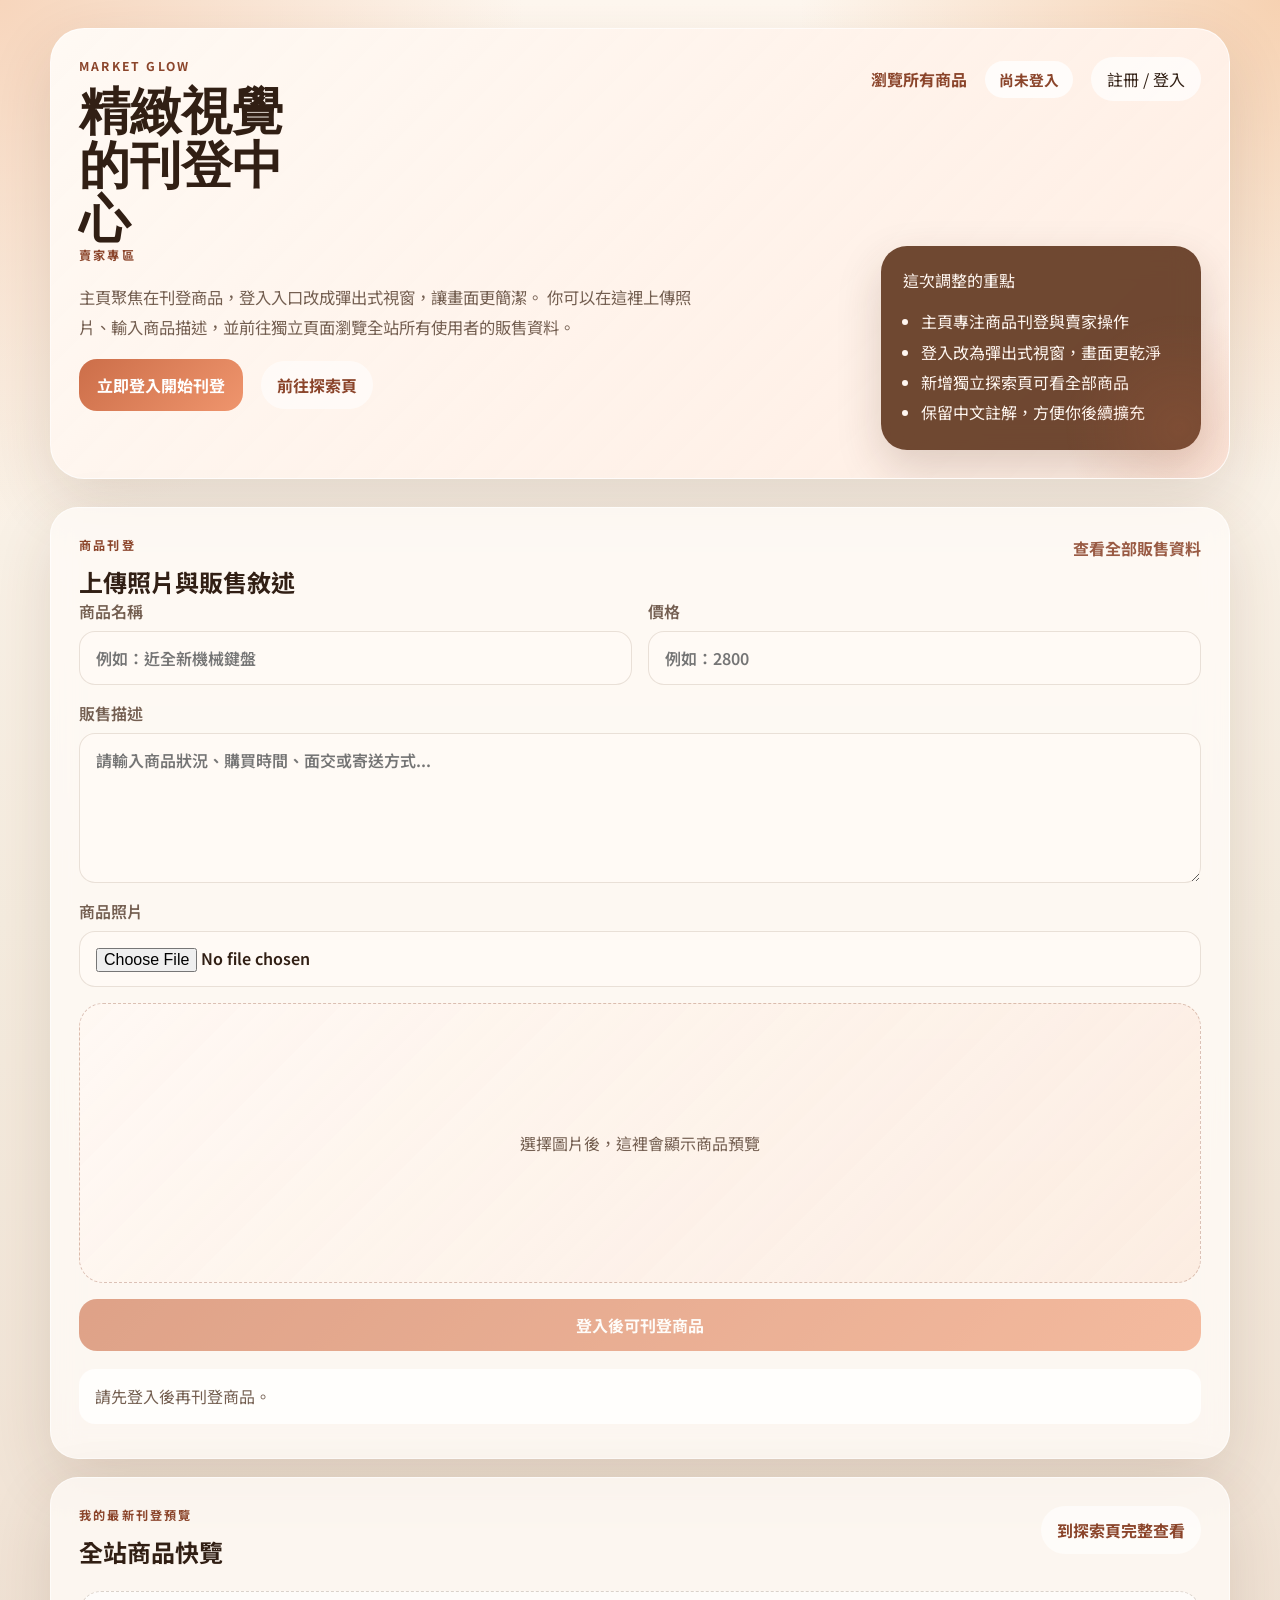
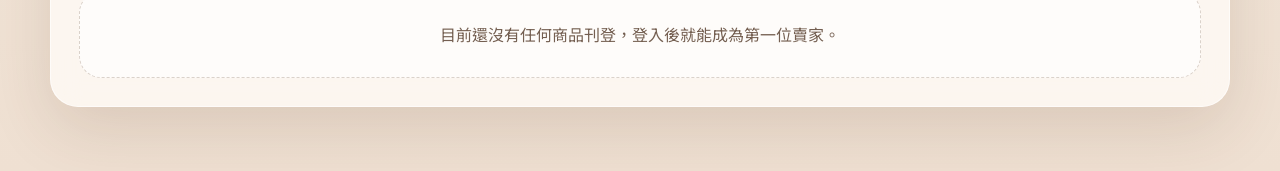
<file: index.html>
<!DOCTYPE html>
<html lang="zh-Hant">
  <head>
    <meta charset="UTF-8" />
    <meta name="viewport" content="width=device-width, initial-scale=1.0" />
    <title>Market Glow 刊登中心</title>
    <link rel="preconnect" href="https://fonts.googleapis.com" />
    <link rel="preconnect" href="https://fonts.gstatic.com" crossorigin />
    <link
      href="https://fonts.googleapis.com/css2?family=Noto+Sans+TC:wght@400;500;700;800&family=DM+Serif+Display&display=swap"
      rel="stylesheet"
    />
    <link rel="stylesheet" href="./styles.css" />
  </head>
  <body>
    <div class="page-shell">
      <header class="hero hero-home">
        <nav class="topbar">
          <div>
            <p class="brand-kicker">MARKET GLOW</p>
            <h1>精緻視覺的刊登中心</h1>
          </div>

          <div class="topbar-actions">
            <a class="nav-link" href="./explore.html">瀏覽所有商品</a>
            <span class="status-pill" id="loginStatus">尚未登入</span>
            <button class="ghost-button" id="openAuthModalButton" type="button">
              註冊 / 登入
            </button>
            <button class="ghost-button hidden" id="logoutButton" type="button">
              登出
            </button>
          </div>
        </nav>

        <section class="hero-content">
          <div class="hero-copy">
            <p class="eyebrow">賣家專區</p>
            <p class="hero-description">
              主頁聚焦在刊登商品，登入入口改成彈出式視窗，讓畫面更簡潔。
              你可以在這裡上傳照片、輸入商品描述，並前往獨立頁面瀏覽全站所有使用者的販售資料。
            </p>

            <div class="hero-actions">
              <button class="primary-button" id="openAuthHeroButton" type="button">
                立即登入開始刊登
              </button>
              <a class="secondary-link" href="./explore.html">前往探索頁</a>
            </div>
          </div>

          <div class="hero-card">
            <p>這次調整的重點</p>
            <ul>
              <li>主頁專注商品刊登與賣家操作</li>
              <li>登入改為彈出式視窗，畫面更乾淨</li>
              <li>新增獨立探索頁可看全部商品</li>
              <li>保留中文註解，方便你後續擴充</li>
            </ul>
          </div>
        </section>
      </header>

      <main class="main-grid single-column">
        <section class="panel listing-panel large-panel">
          <div class="section-heading-row">
            <div class="section-title">
              <p class="eyebrow">商品刊登</p>
              <h2>上傳照片與販售敘述</h2>
            </div>
            <a class="nav-link subtle" href="./explore.html">查看全部販售資料</a>
          </div>

          <form id="listingForm" class="form-card">
            <div class="form-grid-two">
              <label>
                商品名稱
                <input
                  type="text"
                  name="title"
                  placeholder="例如：近全新機械鍵盤"
                  required
                />
              </label>
              <label>
                價格
                <input
                  type="number"
                  name="price"
                  placeholder="例如：2800"
                  min="0"
                  required
                />
              </label>
            </div>

            <label>
              販售描述
              <textarea
                name="description"
                rows="5"
                placeholder="請輸入商品狀況、購買時間、面交或寄送方式..."
                required
              ></textarea>
            </label>

            <label>
              商品照片
              <input type="file" name="image" accept="image/*" required />
            </label>

            <div class="preview-box tall-preview">
              <img id="imagePreview" alt="商品預覽圖" class="hidden" />
              <p id="previewPlaceholder">選擇圖片後，這裡會顯示商品預覽</p>
            </div>

            <button class="primary-button" id="listingSubmit" type="submit">
              登入後可刊登商品
            </button>
          </form>

          <p class="message-box" id="listingMessage">請先登入後再刊登商品。</p>
        </section>

        <section class="products-section">
          <div class="section-heading-row">
            <div class="section-title">
              <p class="eyebrow">我的最新刊登預覽</p>
              <h2>全站商品快覽</h2>
            </div>
            <a class="secondary-link" href="./explore.html">到探索頁完整查看</a>
          </div>
          <div class="product-grid" id="productGrid"></div>
        </section>
      </main>
    </div>

    <!-- 使用 modal 當登入窗口，能保留主頁視覺完整性，也更像正式網站。 -->
    <div class="modal-backdrop hidden" id="authModal">
      <section class="modal-card" aria-modal="true" role="dialog" aria-labelledby="authTitle">
        <div class="modal-header">
          <div>
            <p class="eyebrow">會員中心</p>
            <h2 id="authTitle">註冊 / 登入</h2>
          </div>
          <button class="icon-button" id="closeAuthModalButton" type="button" aria-label="關閉登入視窗">
            ×
          </button>
        </div>

        <div class="tab-group">
          <button class="tab-button active" type="button" data-tab="register">
            註冊
          </button>
          <button class="tab-button" type="button" data-tab="login">
            登入
          </button>
        </div>

        <form id="registerForm" class="form-card">
          <label>
            使用者名稱
            <input type="text" name="displayName" placeholder="例如：小安" required />
          </label>
          <label>
            帳號
            <input type="text" name="account" placeholder="請設定登入帳號" required />
          </label>
          <label>
            密碼
            <input
              type="password"
              name="password"
              placeholder="至少 6 碼"
              minlength="6"
              required
            />
          </label>
          <button class="primary-button" type="submit">建立帳號</button>
        </form>

        <form id="loginForm" class="form-card hidden">
          <label>
            帳號
            <input type="text" name="account" placeholder="請輸入帳號" required />
          </label>
          <label>
            密碼
            <input type="password" name="password" placeholder="請輸入密碼" required />
          </label>
          <button class="primary-button" type="submit">立即登入</button>
        </form>

        <p class="message-box" id="authMessage">請先註冊或登入。</p>
      </section>
    </div>

    <template id="productCardTemplate">
      <article class="product-card">
        <img class="product-image" alt="商品圖片" />
        <div class="product-body">
          <div class="product-meta">
            <span class="seller-badge"></span>
            <span class="price-tag"></span>
          </div>
          <h3 class="product-title"></h3>
          <p class="product-description"></p>
          <p class="product-time"></p>
        </div>
      </article>
    </template>

    <script src="./shared.js"></script>
    <script src="./app.js"></script>
  </body>
</html>
</file>
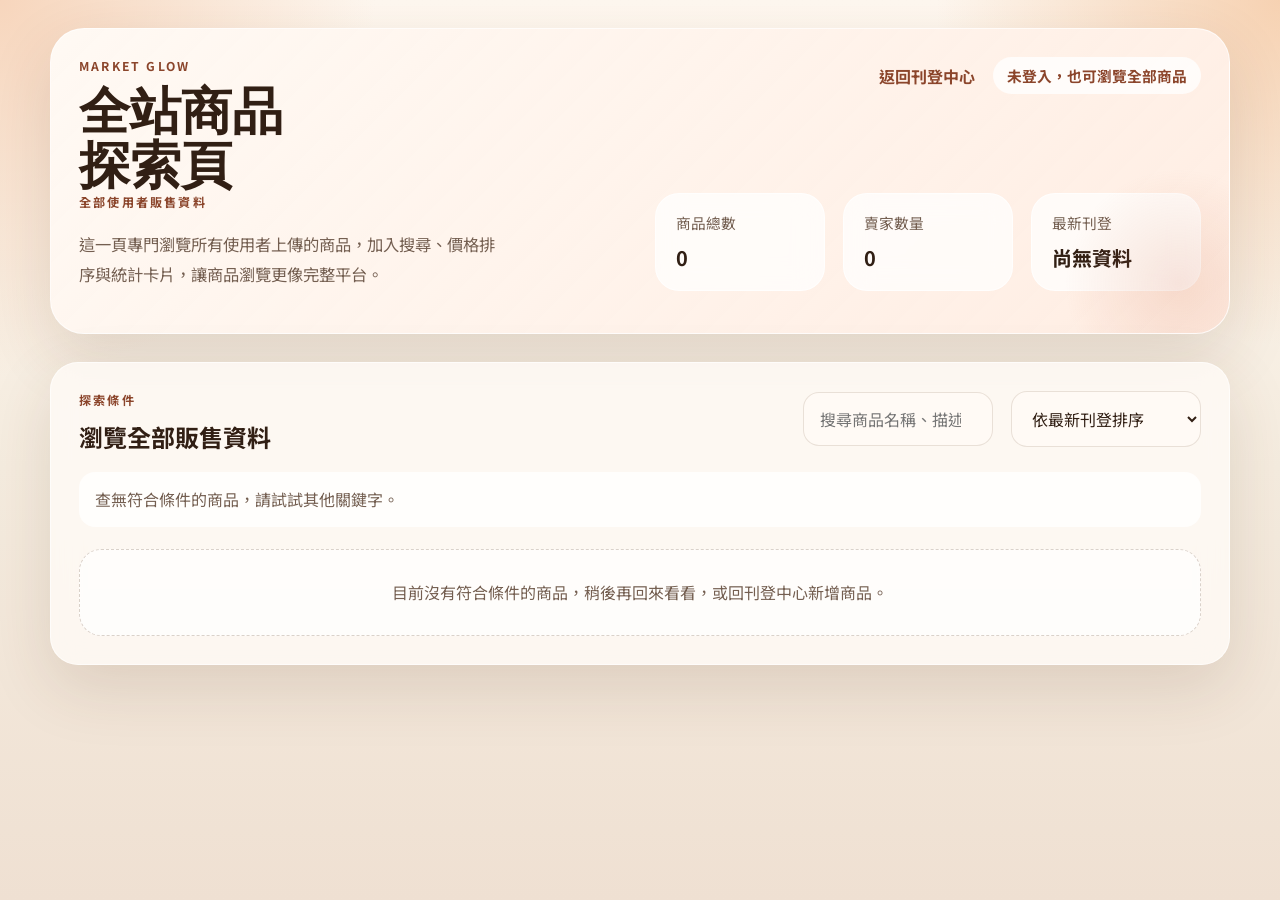
<file: explore.html>
<!DOCTYPE html>
<html lang="zh-Hant">
  <head>
    <meta charset="UTF-8" />
    <meta name="viewport" content="width=device-width, initial-scale=1.0" />
    <title>Market Glow 探索頁</title>
    <link rel="preconnect" href="https://fonts.googleapis.com" />
    <link rel="preconnect" href="https://fonts.gstatic.com" crossorigin />
    <link
      href="https://fonts.googleapis.com/css2?family=Noto+Sans+TC:wght@400;500;700;800&family=DM+Serif+Display&display=swap"
      rel="stylesheet"
    />
    <link rel="stylesheet" href="./styles.css" />
  </head>
  <body>
    <div class="page-shell">
      <header class="hero hero-explore">
        <nav class="topbar">
          <div>
            <p class="brand-kicker">MARKET GLOW</p>
            <h1>全站商品探索頁</h1>
          </div>

          <div class="topbar-actions">
            <a class="nav-link" href="./index.html">返回刊登中心</a>
            <span class="status-pill" id="exploreLoginStatus">讀取中...</span>
          </div>
        </nav>

        <section class="hero-content">
          <div class="hero-copy">
            <p class="eyebrow">全部使用者販售資料</p>
            <p class="hero-description">
              這一頁專門瀏覽所有使用者上傳的商品，加入搜尋、價格排序與統計卡片，讓商品瀏覽更像完整平台。
            </p>
          </div>

          <div class="stats-grid">
            <article class="stat-card">
              <span>商品總數</span>
              <strong id="totalListingsCount">0</strong>
            </article>
            <article class="stat-card">
              <span>賣家數量</span>
              <strong id="totalSellersCount">0</strong>
            </article>
            <article class="stat-card">
              <span>最新刊登</span>
              <strong id="latestListingTime">尚無資料</strong>
            </article>
          </div>
        </section>
      </header>

      <main class="main-grid single-column">
        <section class="products-section">
          <div class="section-heading-row wrap-on-mobile">
            <div class="section-title">
              <p class="eyebrow">探索條件</p>
              <h2>瀏覽全部販售資料</h2>
            </div>

            <div class="filter-row">
              <input
                class="search-input"
                id="searchInput"
                type="search"
                placeholder="搜尋商品名稱、描述或賣家..."
              />
              <select class="sort-select" id="sortSelect">
                <option value="newest">依最新刊登排序</option>
                <option value="priceHigh">依價格高到低</option>
                <option value="priceLow">依價格低到高</option>
              </select>
            </div>
          </div>

          <p class="message-box" id="exploreMessage">
            這裡會顯示所有使用者上傳的販售商品。
          </p>
          <div class="product-grid" id="exploreProductGrid"></div>
        </section>
      </main>
    </div>

    <template id="exploreProductCardTemplate">
      <article class="product-card featured-card">
        <img class="product-image" alt="商品圖片" />
        <div class="product-body">
          <div class="product-meta">
            <span class="seller-badge"></span>
            <span class="price-tag"></span>
          </div>
          <h3 class="product-title"></h3>
          <p class="product-description"></p>
          <p class="product-time"></p>
        </div>
      </article>
    </template>

    <script src="./shared.js"></script>
    <script src="./browse.js"></script>
  </body>
</html>
</file>
<file: styles.css>
:root {
  --bg: #f5efe7;
  --panel: rgba(255, 252, 248, 0.78);
  --panel-strong: #fffaf5;
  --line: rgba(101, 65, 34, 0.14);
  --text: #311f14;
  --muted: #745f51;
  --accent: #cc6e49;
  --accent-dark: #8b452b;
  --accent-soft: #f3cdb7;
  --success: #265e45;
  --shadow: 0 22px 65px rgba(84, 53, 29, 0.14);
}

* {
  box-sizing: border-box;
}

body {
  margin: 0;
  font-family: "Noto Sans TC", sans-serif;
  color: var(--text);
  background:
    radial-gradient(circle at left top, rgba(246, 210, 183, 0.9), transparent 24%),
    radial-gradient(circle at right top, rgba(243, 195, 154, 0.72), transparent 22%),
    linear-gradient(180deg, #fff8f0 0%, #f5ecdf 52%, #efe0d2 100%);
  min-height: 100vh;
}

img {
  display: block;
  max-width: 100%;
}

button,
input,
textarea,
select {
  font: inherit;
}

.hidden {
  display: none !important;
}

.page-shell {
  width: min(1180px, calc(100% - 32px));
  margin: 0 auto;
  padding: 28px 0 64px;
}

.hero {
  padding: 28px;
  border-radius: 34px;
  background:
    linear-gradient(135deg, rgba(255, 249, 243, 0.96), rgba(255, 233, 220, 0.8)),
    #fff;
  border: 1px solid rgba(255, 255, 255, 0.75);
  box-shadow: var(--shadow);
}

.hero-home,
.hero-explore {
  position: relative;
  overflow: hidden;
}

.hero-home::after,
.hero-explore::after {
  content: "";
  position: absolute;
  inset: auto -80px -80px auto;
  width: 260px;
  height: 260px;
  background: radial-gradient(circle, rgba(204, 110, 73, 0.16), transparent 62%);
  pointer-events: none;
}

.topbar,
.hero-content,
.main-grid,
.product-meta,
.section-heading-row,
.hero-actions,
.topbar-actions,
.filter-row,
.stats-grid {
  display: flex;
  gap: 18px;
}

.topbar,
.hero-content,
.section-heading-row {
  justify-content: space-between;
  align-items: flex-start;
}

.topbar-actions,
.hero-actions,
.filter-row,
.product-meta {
  align-items: center;
}

.brand-kicker,
.eyebrow {
  margin: 0;
  letter-spacing: 0.18em;
  text-transform: uppercase;
  font-size: 0.76rem;
  color: var(--accent-dark);
  font-weight: 700;
}

.hero h1,
.section-title h2 {
  margin: 10px 0 0;
}

.hero h1 {
  font-family: "DM Serif Display", serif;
  font-size: clamp(2.3rem, 4vw, 4.2rem);
  max-width: 9ch;
  line-height: 1.05;
}

.hero-copy {
  max-width: 620px;
}

.hero-description {
  margin-top: 18px;
  color: var(--muted);
  line-height: 1.85;
  font-size: 1.02rem;
}

.hero-card,
.panel,
.products-section,
.product-card,
.modal-card,
.stat-card {
  backdrop-filter: blur(14px);
}

.hero-card {
  min-width: 320px;
  padding: 22px;
  border-radius: 26px;
  background: rgba(103, 61, 38, 0.94);
  color: #fff7f1;
  box-shadow: 0 18px 45px rgba(73, 39, 20, 0.18);
}

.hero-card p,
.hero-card ul {
  margin: 0;
}

.hero-card ul {
  padding-left: 18px;
  margin-top: 14px;
  line-height: 1.9;
}

.status-pill,
.seller-badge {
  display: inline-flex;
  align-items: center;
  border-radius: 999px;
  padding: 8px 14px;
  background: rgba(255, 255, 255, 0.78);
  color: var(--accent-dark);
  font-size: 0.92rem;
  font-weight: 700;
}

.nav-link,
.secondary-link {
  text-decoration: none;
  color: var(--accent-dark);
  font-weight: 700;
}

.nav-link.subtle {
  opacity: 0.88;
}

.ghost-button,
.primary-button,
.tab-button,
.icon-button {
  border: none;
  cursor: pointer;
  transition: transform 0.2s ease, opacity 0.2s ease, background 0.2s ease;
}

.ghost-button:hover,
.primary-button:hover,
.tab-button:hover,
.icon-button:hover {
  transform: translateY(-1px);
}

.ghost-button {
  padding: 10px 16px;
  border-radius: 999px;
  background: rgba(255, 255, 255, 0.7);
  color: var(--text);
}

.primary-button {
  padding: 14px 18px;
  border-radius: 18px;
  background: linear-gradient(135deg, var(--accent), #ef956d);
  color: #fff;
  font-weight: 700;
}

.secondary-link {
  padding: 12px 16px;
  border-radius: 999px;
  background: rgba(255, 255, 255, 0.58);
}

.main-grid {
  margin-top: 28px;
  align-items: flex-start;
}

.single-column {
  flex-direction: column;
}

.panel,
.products-section {
  width: 100%;
  border-radius: 28px;
  background: var(--panel);
  border: 1px solid rgba(255, 255, 255, 0.58);
  box-shadow: var(--shadow);
  padding: 28px;
}

.large-panel {
  padding-bottom: 34px;
}

.tab-group {
  display: inline-flex;
  padding: 5px;
  gap: 8px;
  border-radius: 999px;
  background: rgba(204, 110, 73, 0.12);
  margin: 18px 0 20px;
}

.tab-button {
  padding: 10px 18px;
  border-radius: 999px;
  background: transparent;
  color: var(--accent-dark);
  font-weight: 700;
}

.tab-button.active {
  background: linear-gradient(135deg, var(--accent), #ef956d);
  color: #fff;
}

.form-card {
  display: grid;
  gap: 16px;
}

.form-grid-two {
  display: grid;
  grid-template-columns: repeat(2, minmax(0, 1fr));
  gap: 16px;
}

.form-card label {
  display: grid;
  gap: 8px;
  color: var(--muted);
  font-weight: 600;
}

.form-card input,
.form-card textarea,
.search-input,
.sort-select {
  width: 100%;
  padding: 14px 16px;
  border-radius: 16px;
  border: 1px solid var(--line);
  background: var(--panel-strong);
  color: var(--text);
  outline: none;
}

.form-card input:focus,
.form-card textarea:focus,
.search-input:focus,
.sort-select:focus {
  border-color: rgba(204, 110, 73, 0.72);
  box-shadow: 0 0 0 4px rgba(204, 110, 73, 0.12);
}

.primary-button:disabled {
  opacity: 0.62;
  cursor: not-allowed;
}

.message-box {
  margin: 18px 0 0;
  padding: 14px 16px;
  border-radius: 16px;
  background: rgba(255, 255, 255, 0.74);
  color: var(--muted);
  line-height: 1.7;
}

.preview-box {
  display: grid;
  place-items: center;
  min-height: 240px;
  border-radius: 24px;
  border: 1px dashed rgba(139, 69, 43, 0.3);
  background:
    linear-gradient(135deg, rgba(255, 248, 243, 0.94), rgba(251, 233, 220, 0.72));
  overflow: hidden;
}

.tall-preview,
#imagePreview {
  min-height: 280px;
}

#imagePreview {
  width: 100%;
  height: 280px;
  object-fit: cover;
}

#previewPlaceholder {
  color: var(--muted);
  padding: 20px;
  text-align: center;
}

.product-grid {
  margin-top: 22px;
  display: grid;
  grid-template-columns: repeat(auto-fit, minmax(250px, 1fr));
  gap: 20px;
}

.product-card {
  overflow: hidden;
  border-radius: 24px;
  background: rgba(255, 251, 247, 0.97);
  border: 1px solid rgba(255, 255, 255, 0.75);
  box-shadow: 0 16px 38px rgba(82, 49, 20, 0.1);
}

.featured-card {
  background:
    linear-gradient(180deg, rgba(255, 251, 247, 0.98), rgba(255, 246, 239, 0.96));
}

.product-image {
  width: 100%;
  height: 220px;
  object-fit: cover;
}

.product-body {
  padding: 18px;
}

.product-meta {
  justify-content: space-between;
}

.price-tag {
  color: var(--success);
  font-weight: 800;
  font-size: 1.1rem;
}

.product-title {
  margin: 14px 0 10px;
  font-size: 1.2rem;
}

.product-description,
.product-time {
  margin: 0;
  line-height: 1.7;
  color: var(--muted);
}

.product-time {
  margin-top: 12px;
  font-size: 0.92rem;
}

.stats-grid {
  width: 100%;
  justify-content: flex-end;
}

.stat-card {
  min-width: 170px;
  padding: 18px 20px;
  border-radius: 24px;
  background: rgba(255, 255, 255, 0.72);
  border: 1px solid rgba(255, 255, 255, 0.66);
}

.stat-card span {
  display: block;
  color: var(--muted);
  font-size: 0.92rem;
}

.stat-card strong {
  display: block;
  margin-top: 10px;
  font-size: 1.25rem;
  color: var(--text);
}

.empty-state {
  padding: 28px;
  border-radius: 22px;
  background: rgba(255, 255, 255, 0.66);
  border: 1px dashed rgba(124, 97, 77, 0.28);
  color: var(--muted);
  text-align: center;
  line-height: 1.8;
}

.modal-backdrop {
  position: fixed;
  inset: 0;
  display: grid;
  place-items: center;
  padding: 20px;
  background: rgba(49, 31, 20, 0.38);
  z-index: 20;
}

.modal-card {
  width: min(100%, 460px);
  padding: 26px;
  border-radius: 28px;
  background:
    linear-gradient(180deg, rgba(255, 251, 247, 0.99), rgba(255, 244, 236, 0.96));
  box-shadow: 0 30px 80px rgba(49, 31, 20, 0.24);
}

.modal-header {
  display: flex;
  justify-content: space-between;
  align-items: flex-start;
}

.icon-button {
  width: 40px;
  height: 40px;
  border-radius: 50%;
  background: rgba(255, 255, 255, 0.86);
  color: var(--accent-dark);
  font-size: 1.4rem;
  line-height: 1;
}

@media (max-width: 900px) {
  .topbar,
  .hero-content,
  .section-heading-row,
  .topbar-actions,
  .hero-actions,
  .filter-row,
  .stats-grid {
    flex-direction: column;
  }

  .hero-card,
  .stat-card {
    width: 100%;
  }

  .form-grid-two {
    grid-template-columns: 1fr;
  }

  .page-shell {
    width: min(100% - 20px, 1180px);
    padding-top: 12px;
  }

  .hero,
  .panel,
  .products-section,
  .modal-card {
    padding: 22px;
  }

  .wrap-on-mobile {
    align-items: stretch;
  }
}
</file>
